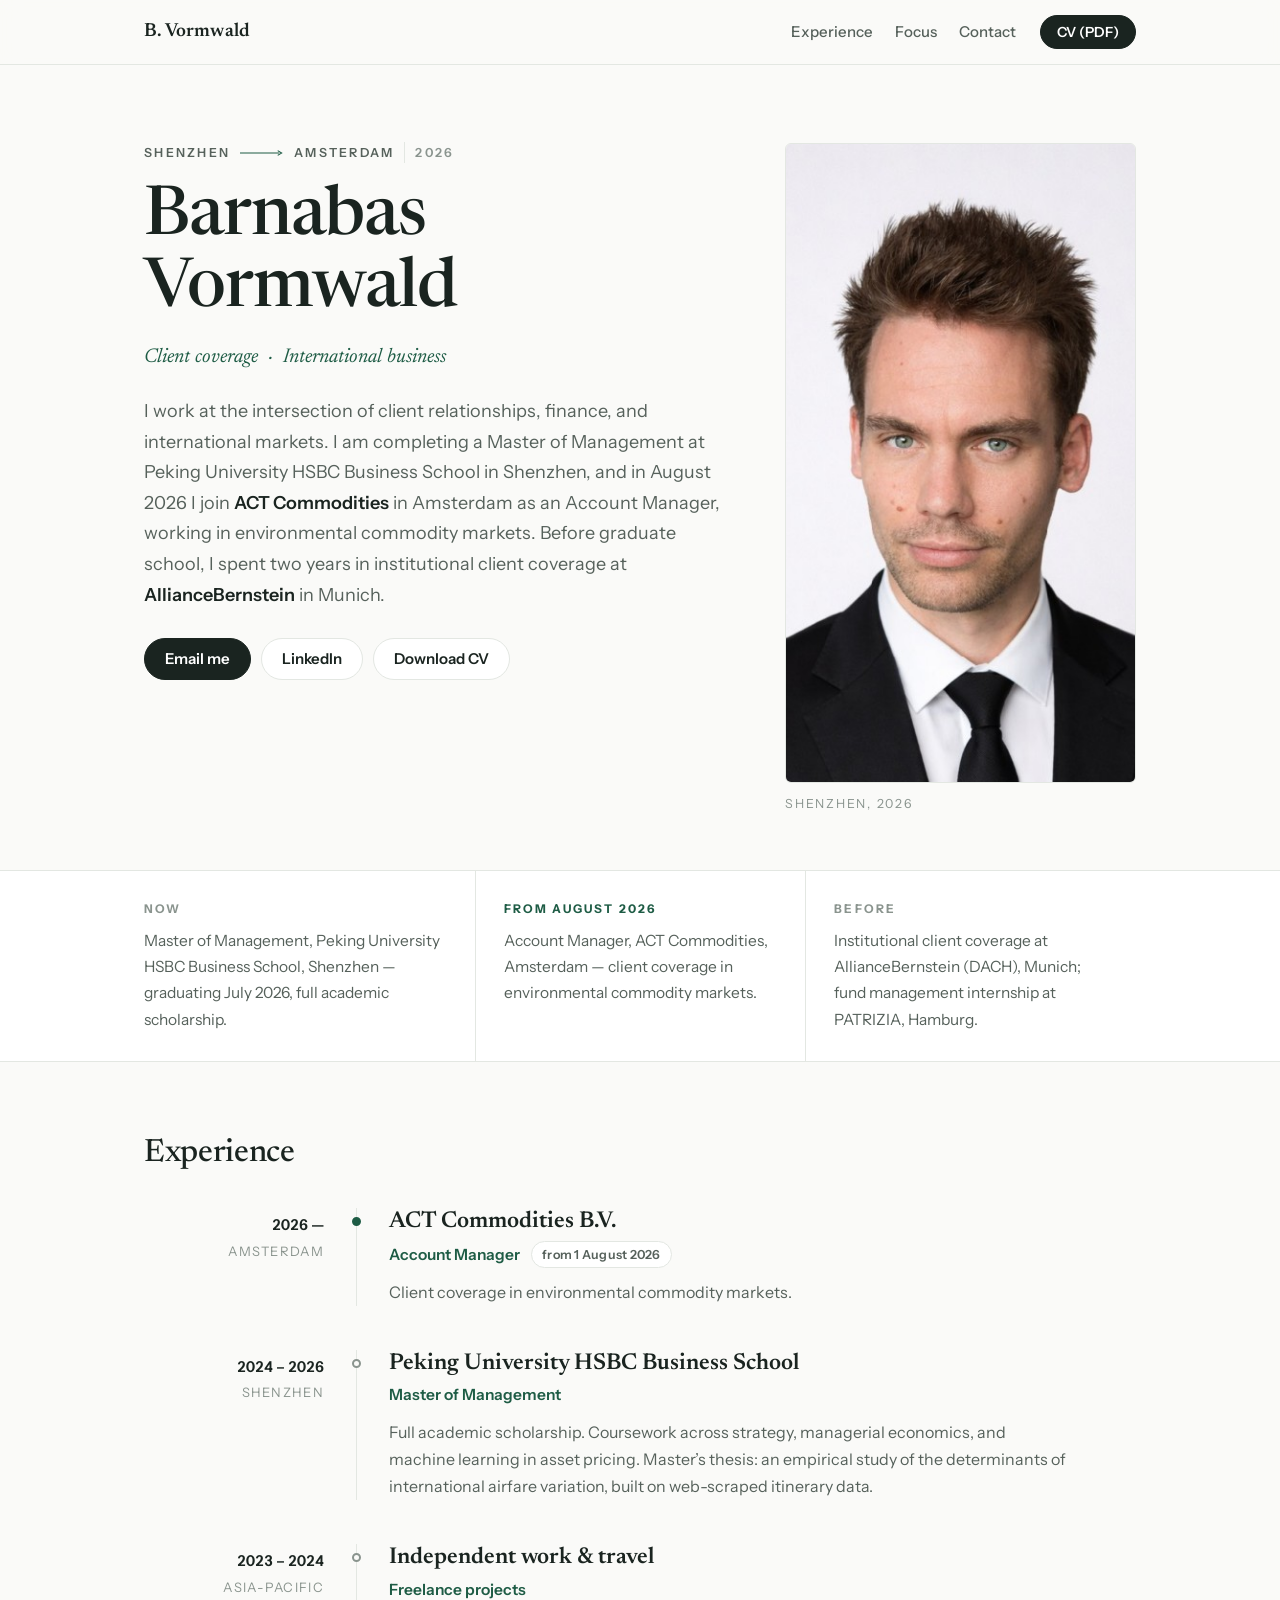
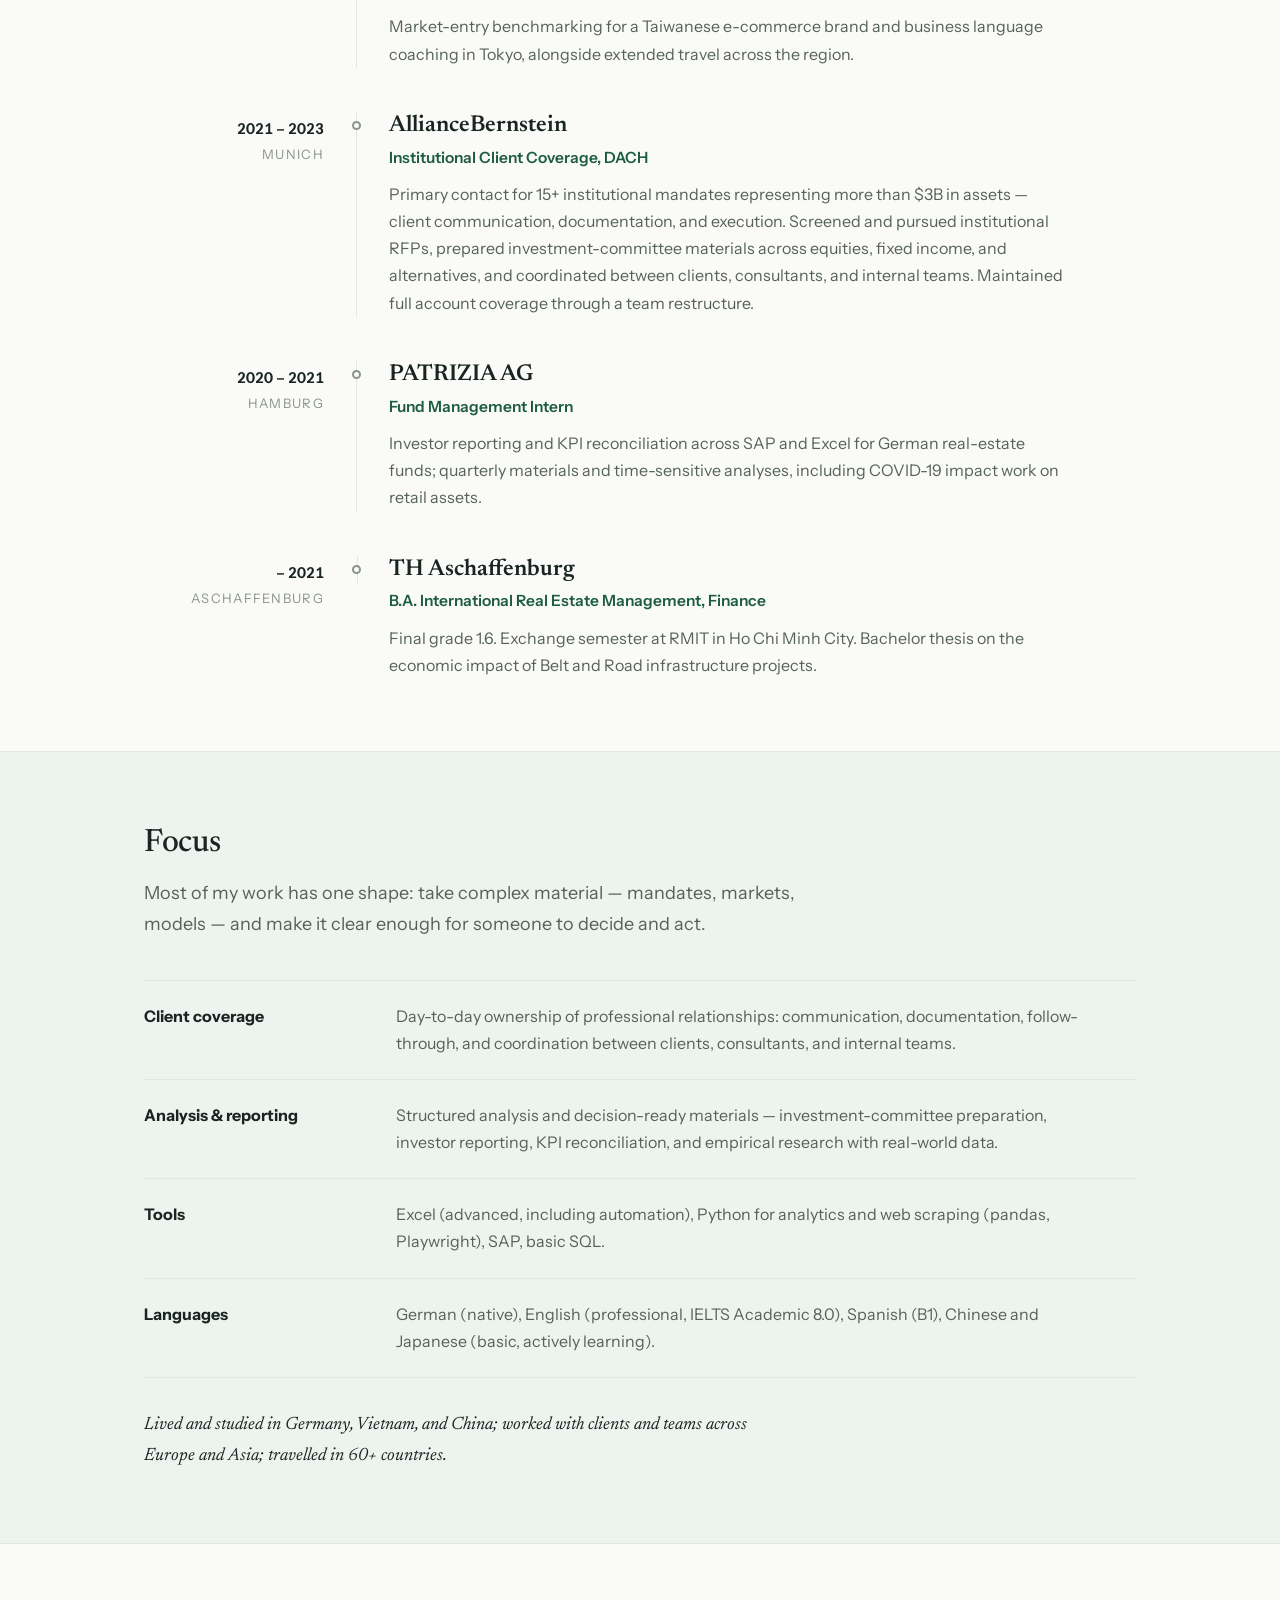
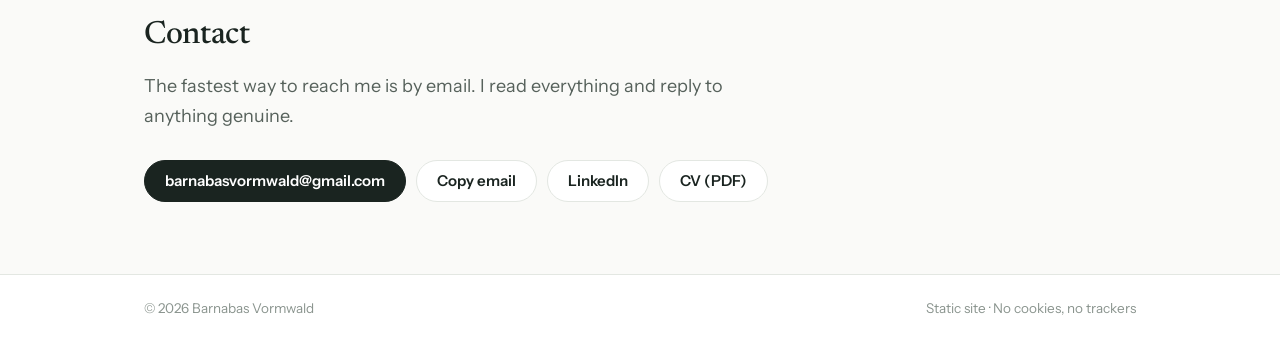
<file: index.html>
<!doctype html>
<html lang="en">
<head>
<!--
  ============================================================
  MAINTENANCE NOTES — barnabasvormwald.com
  ============================================================
  AFTER 1 AUGUST 2026, make these three edits:

  1. <meta name="description">  — change
     "joins ACT Commodities in Amsterdam as Account Manager in August 2026"
     to "is an Account Manager at ACT Commodities in Amsterdam".

  2. <meta property="og:description"> — same change as (1).

  3. Hero paragraph (search for "UPDATE-AUG-2026") — change
     "In August 2026 I join ACT Commodities in Amsterdam as an
     Account Manager" to "I work at ACT Commodities in Amsterdam
     as an Account Manager".

  The "At a glance" strip uses "From August 2026", which stays
  accurate after the start date — no edit needed there.

  Optional later: update the hero eyebrow from
  "Shenzhen → Amsterdam" to "Amsterdam" once relocated.
  ============================================================
-->
  <meta charset="utf-8" />
  <meta name="viewport" content="width=device-width, initial-scale=1" />
  <title>Barnabas Vormwald — Client Coverage &amp; International Business</title>
  <meta name="description" content="Barnabas Vormwald is a German client coverage professional. He is completing a Master of Management at Peking University HSBC Business School in Shenzhen and joins ACT Commodities in Amsterdam as Account Manager in August 2026. Formerly AllianceBernstein, DACH institutional coverage." />
  <link rel="canonical" href="https://barnabasvormwald.com/" />
  <meta name="theme-color" content="#FAFAF8" />

  <!-- Open Graph -->
  <meta property="og:type" content="profile" />
  <meta property="og:title" content="Barnabas Vormwald — Client Coverage &amp; International Business" />
  <meta property="og:description" content="German client coverage professional. M.Mgmt at PKU HSBC Business School, Shenzhen. Joins ACT Commodities in Amsterdam as Account Manager in August 2026. Formerly AllianceBernstein (DACH institutional coverage)." />
  <meta property="og:url" content="https://barnabasvormwald.com/" />
  <meta property="og:image" content="https://barnabasvormwald.com/assets/img/headshot.jpg" />
  <meta property="og:image:alt" content="Portrait of Barnabas Vormwald" />
  <meta name="twitter:card" content="summary" />
  <meta name="twitter:title" content="Barnabas Vormwald — Client Coverage &amp; International Business" />
  <meta name="twitter:description" content="German client coverage professional, moving from Shenzhen to Amsterdam in 2026." />
  <meta name="twitter:image" content="https://barnabasvormwald.com/assets/img/headshot.jpg" />

  <!-- Icons: keep your existing icon files; adjust paths if they differ -->
  <link rel="icon" href="/favicon.ico" />

  <!-- Fonts -->
  <link rel="preconnect" href="https://fonts.googleapis.com" />
  <link rel="preconnect" href="https://fonts.gstatic.com" crossorigin />
  <link href="https://fonts.googleapis.com/css2?family=Newsreader:ital,opsz,wght@0,6..72,400;0,6..72,500;0,6..72,600;1,6..72,400&family=Instrument+Sans:ital,wght@0,400;0,500;0,600;0,700;1,400&display=swap" rel="stylesheet" />

  <link rel="stylesheet" href="styles.css" />

  <!-- Structured data (kept deliberately modest) -->
  <script type="application/ld+json">
  {
    "@context": "https://schema.org",
    "@type": "Person",
    "name": "Barnabas Vormwald",
    "url": "https://barnabasvormwald.com/",
    "image": "https://barnabasvormwald.com/assets/img/headshot.jpg",
    "nationality": "German",
    "alumniOf": [
      { "@type": "CollegeOrUniversity", "name": "Peking University HSBC Business School" },
      { "@type": "CollegeOrUniversity", "name": "Technische Hochschule Aschaffenburg" }
    ],
    "knowsLanguage": ["German", "English", "Spanish", "Chinese"],
    "sameAs": ["https://www.linkedin.com/in/barnabas-vormwald-89aa57184/"]
  }
  </script>
</head>

<body>
  <a class="skip-link" href="#main">Skip to content</a>

  <header class="site-header">
    <div class="container header-inner">
      <a class="wordmark" href="#top">B. Vormwald</a>
      <nav class="site-nav" aria-label="Primary">
        <a href="#experience">Experience</a>
        <a href="#focus">Focus</a>
        <a href="#contact">Contact</a>
      </nav>
      <a class="button button-solid header-cv" href="assets/docs/BarnabasVormwald_CV.pdf" target="_blank" rel="noopener">CV (PDF)</a>
    </div>
  </header>

  <main id="main">
    <!-- ================= HERO ================= -->
    <section class="hero" id="top" aria-label="Introduction">
      <div class="container hero-grid">
        <div class="hero-text">
          <p class="route" aria-label="Shenzhen to Amsterdam, 2026">
            <span>Shenzhen</span>
            <svg class="route-arrow" viewBox="0 0 56 8" aria-hidden="true" focusable="false">
              <line x1="0" y1="4" x2="50" y2="4" />
              <path d="M48 1l5 3-5 3" fill="none" />
            </svg>
            <span>Amsterdam</span>
            <span class="route-year">2026</span>
          </p>

          <h1>Barnabas Vormwald</h1>
          <p class="role-line">Client coverage&ensp;·&ensp;International business</p>

          <!-- UPDATE-AUG-2026: see maintenance notes at top of file -->
          <p class="lead">
            I work at the intersection of client relationships, finance, and international
            markets. I am completing a Master of Management at Peking University HSBC
            Business School in Shenzhen, and in August 2026 I join
            <strong>ACT&nbsp;Commodities</strong> in Amsterdam as an Account Manager,
            working in environmental commodity markets. Before graduate school, I spent
            two years in institutional client coverage at
            <strong>AllianceBernstein</strong> in Munich.
          </p>

          <div class="hero-actions">
            <a class="button button-solid" href="mailto:barnabasvormwald@gmail.com">Email me</a>
            <a class="button" href="https://www.linkedin.com/in/barnabas-vormwald-89aa57184/" target="_blank" rel="noopener">LinkedIn</a>
            <a class="button" href="assets/docs/BarnabasVormwald_CV.pdf" target="_blank" rel="noopener">Download CV</a>
          </div>
        </div>

        <figure class="hero-photo">
          <img src="assets/img/headshot.jpg" alt="Portrait of Barnabas Vormwald" width="640" height="640" loading="eager" />
          <figcaption>Shenzhen, 2026</figcaption>
        </figure>
      </div>
    </section>

    <!-- ================= AT A GLANCE ================= -->
    <section class="glance" aria-label="At a glance">
      <div class="container glance-grid">
        <div class="glance-item">
          <h2 class="glance-label">Now</h2>
          <p>Master of Management, Peking University HSBC Business School, Shenzhen — graduating July 2026, full academic scholarship.</p>
        </div>
        <div class="glance-item">
          <h2 class="glance-label glance-label-accent">From August 2026</h2>
          <p>Account Manager, ACT&nbsp;Commodities, Amsterdam — client coverage in environmental commodity markets.</p>
        </div>
        <div class="glance-item">
          <h2 class="glance-label">Before</h2>
          <p>Institutional client coverage at AllianceBernstein (DACH), Munich; fund management internship at PATRIZIA, Hamburg.</p>
        </div>
      </div>
    </section>

    <!-- ================= EXPERIENCE ================= -->
    <section class="section" id="experience" aria-labelledby="experience-title">
      <div class="container">
        <h2 class="section-title" id="experience-title">Experience</h2>

        <ol class="timeline">
          <li class="timeline-item is-next">
            <div class="timeline-when">
              <span class="when-years">2026 —</span>
              <span class="when-place">Amsterdam</span>
            </div>
            <div class="timeline-body">
              <h3>ACT Commodities B.V.</h3>
              <p class="timeline-role">Account Manager <span class="tag">from 1 August 2026</span></p>
              <p>Client coverage in environmental commodity markets.</p>
            </div>
          </li>

          <li class="timeline-item">
            <div class="timeline-when">
              <span class="when-years">2024 – 2026</span>
              <span class="when-place">Shenzhen</span>
            </div>
            <div class="timeline-body">
              <h3>Peking University HSBC Business School</h3>
              <p class="timeline-role">Master of Management</p>
              <p>
                Full academic scholarship. Coursework across strategy, managerial
                economics, and machine learning in asset pricing. Master’s thesis: an
                empirical study of the determinants of international airfare variation,
                built on web-scraped itinerary data.
              </p>
            </div>
          </li>

          <li class="timeline-item">
            <div class="timeline-when">
              <span class="when-years">2023 – 2024</span>
              <span class="when-place">Asia-Pacific</span>
            </div>
            <div class="timeline-body">
              <h3>Independent work &amp; travel</h3>
              <p class="timeline-role">Freelance projects</p>
              <p>
                Market-entry benchmarking for a Taiwanese e-commerce brand and business
                language coaching in Tokyo, alongside extended travel across the region.
              </p>
            </div>
          </li>

          <li class="timeline-item">
            <div class="timeline-when">
              <span class="when-years">2021 – 2023</span>
              <span class="when-place">Munich</span>
            </div>
            <div class="timeline-body">
              <h3>AllianceBernstein</h3>
              <p class="timeline-role">Institutional Client Coverage, DACH</p>
              <p>
                Primary contact for 15+ institutional mandates representing more than
                $3B in assets — client communication, documentation, and execution.
                Screened and pursued institutional RFPs, prepared investment-committee
                materials across equities, fixed income, and alternatives, and
                coordinated between clients, consultants, and internal teams. Maintained
                full account coverage through a team restructure.
              </p>
            </div>
          </li>

          <li class="timeline-item">
            <div class="timeline-when">
              <span class="when-years">2020 – 2021</span>
              <span class="when-place">Hamburg</span>
            </div>
            <div class="timeline-body">
              <h3>PATRIZIA AG</h3>
              <p class="timeline-role">Fund Management Intern</p>
              <p>
                Investor reporting and KPI reconciliation across SAP and Excel for
                German real-estate funds; quarterly materials and time-sensitive
                analyses, including COVID-19 impact work on retail assets.
              </p>
            </div>
          </li>

          <li class="timeline-item">
            <div class="timeline-when">
              <span class="when-years">– 2021</span>
              <span class="when-place">Aschaffenburg</span>
            </div>
            <div class="timeline-body">
              <h3>TH Aschaffenburg</h3>
              <p class="timeline-role">B.A. International Real Estate Management, Finance</p>
              <p>
                Final grade 1.6. Exchange semester at RMIT in Ho Chi Minh City. Bachelor
                thesis on the economic impact of Belt and Road infrastructure projects.
              </p>
            </div>
          </li>
        </ol>
      </div>
    </section>

    <!-- ================= FOCUS ================= -->
    <section class="section section-tinted" id="focus" aria-labelledby="focus-title">
      <div class="container">
        <h2 class="section-title" id="focus-title">Focus</h2>
        <p class="section-intro">
          Most of my work has one shape: take complex material — mandates, markets,
          models — and make it clear enough for someone to decide and act.
        </p>

        <dl class="focus-list">
          <div class="focus-row">
            <dt>Client coverage</dt>
            <dd>
              Day-to-day ownership of professional relationships: communication,
              documentation, follow-through, and coordination between clients,
              consultants, and internal teams.
            </dd>
          </div>
          <div class="focus-row">
            <dt>Analysis &amp; reporting</dt>
            <dd>
              Structured analysis and decision-ready materials — investment-committee
              preparation, investor reporting, KPI reconciliation, and empirical
              research with real-world data.
            </dd>
          </div>
          <div class="focus-row">
            <dt>Tools</dt>
            <dd>
              Excel (advanced, including automation), Python for analytics and web
              scraping (pandas, Playwright), SAP, basic SQL.
            </dd>
          </div>
          <div class="focus-row">
            <dt>Languages</dt>
            <dd>
              German (native), English (professional, IELTS Academic 8.0), Spanish
              (B1), Chinese and Japanese (basic, actively learning).
            </dd>
          </div>
        </dl>

        <p class="international-note">
          Lived and studied in Germany, Vietnam, and China; worked with clients and
          teams across Europe and Asia; travelled in 60+ countries.
        </p>
      </div>
    </section>

    <!-- ================= CONTACT ================= -->
    <section class="section" id="contact" aria-labelledby="contact-title">
      <div class="container contact-wrap">
        <h2 class="section-title" id="contact-title">Contact</h2>
        <p class="contact-lead">
          The fastest way to reach me is by email. I read everything and reply to
          anything genuine.
        </p>
        <div class="contact-actions">
          <a class="button button-solid" href="mailto:barnabasvormwald@gmail.com">barnabasvormwald@gmail.com</a>
          <button class="button" type="button" id="copy-email" data-email="barnabasvormwald@gmail.com">Copy email</button>
          <a class="button" href="https://www.linkedin.com/in/barnabas-vormwald-89aa57184/" target="_blank" rel="noopener">LinkedIn</a>
          <a class="button" href="assets/docs/BarnabasVormwald_CV.pdf" target="_blank" rel="noopener">CV (PDF)</a>
        </div>
      </div>
    </section>
  </main>

  <footer class="site-footer">
    <div class="container footer-inner">
      <p>© <span id="year">2026</span> Barnabas Vormwald</p>
      <p>Static site · No cookies, no trackers</p>
    </div>
  </footer>

  <div class="toast" id="toast" role="status" aria-live="polite" hidden>Email copied</div>

  <script>
    document.getElementById("year").textContent = new Date().getFullYear();

    const copyBtn = document.getElementById("copy-email");
    const toast = document.getElementById("toast");
    let toastTimer;

    copyBtn.addEventListener("click", async () => {
      const email = copyBtn.dataset.email;
      try {
        await navigator.clipboard.writeText(email);
      } catch (e) {
        const ta = document.createElement("textarea");
        ta.value = email;
        document.body.appendChild(ta);
        ta.select();
        document.execCommand("copy");
        ta.remove();
      }
      toast.hidden = false;
      toast.classList.add("show");
      clearTimeout(toastTimer);
      toastTimer = setTimeout(() => {
        toast.classList.remove("show");
        toast.hidden = true;
      }, 1400);
    });
  </script>
</body>
</html>
</file>
<file: styles.css>
/* ============================================================
   barnabasvormwald.com — styles.css
   Palette: paper white / deep ink / spruce green accent
   Type:    Newsreader (display serif) + Instrument Sans (body)
   ============================================================ */

:root {
  --paper: #fafaf8;
  --surface: #ffffff;
  --ink: #1a2420;
  --muted: #56615b;
  --faint: #8a948e;
  --line: #e3e7e2;
  --accent: #1e5c45;
  --accent-soft: #edf3ef;
  --max: 1040px;
  --serif: "Newsreader", "Iowan Old Style", Georgia, serif;
  --sans: "Instrument Sans", system-ui, -apple-system, "Segoe UI", Roboto,
    Helvetica, Arial, sans-serif;
}

/* ---------- Reset & base ---------- */

*,
*::before,
*::after {
  box-sizing: border-box;
}

html {
  scroll-behavior: smooth;
}

@media (prefers-reduced-motion: reduce) {
  html {
    scroll-behavior: auto;
  }
  *,
  *::before,
  *::after {
    animation: none !important;
    transition: none !important;
  }
}

body {
  margin: 0;
  font-family: var(--sans);
  font-size: 17px;
  line-height: 1.7;
  color: var(--ink);
  background: var(--paper);
  -webkit-font-smoothing: antialiased;
  text-rendering: optimizeLegibility;
}

img {
  max-width: 100%;
  display: block;
}

a {
  color: var(--accent);
  text-decoration: none;
}

a:hover,
a:focus-visible {
  text-decoration: underline;
  text-underline-offset: 3px;
}

:focus-visible {
  outline: 2px solid var(--accent);
  outline-offset: 3px;
  border-radius: 2px;
}

.container {
  max-width: var(--max);
  margin: 0 auto;
  padding: 0 24px;
}

.skip-link {
  position: absolute;
  left: -9999px;
  top: 0;
  background: var(--ink);
  color: #fff;
  padding: 10px 16px;
  z-index: 100;
}

.skip-link:focus {
  left: 12px;
  top: 12px;
}

/* ---------- Buttons ---------- */

.button {
  display: inline-flex;
  align-items: center;
  justify-content: center;
  gap: 8px;
  padding: 11px 20px;
  border: 1px solid var(--line);
  border-radius: 999px;
  background: var(--surface);
  color: var(--ink);
  font-family: var(--sans);
  font-size: 15px;
  font-weight: 600;
  line-height: 1.2;
  cursor: pointer;
  transition: border-color 0.15s ease, background-color 0.15s ease,
    color 0.15s ease;
}

.button:hover,
.button:focus-visible {
  text-decoration: none;
  border-color: var(--accent);
  color: var(--accent);
}

.button-solid {
  background: var(--ink);
  border-color: var(--ink);
  color: #fff;
}

.button-solid:hover,
.button-solid:focus-visible {
  background: var(--accent);
  border-color: var(--accent);
  color: #fff;
}

/* ---------- Header ---------- */

.site-header {
  position: sticky;
  top: 0;
  z-index: 50;
  background: rgba(250, 250, 248, 0.88);
  backdrop-filter: blur(10px);
  border-bottom: 1px solid var(--line);
}

.header-inner {
  display: flex;
  align-items: center;
  gap: 24px;
  height: 64px;
}

.wordmark {
  font-family: var(--serif);
  font-size: 19px;
  font-weight: 600;
  color: var(--ink);
  letter-spacing: 0.01em;
}

.wordmark:hover {
  text-decoration: none;
  color: var(--accent);
}

.site-nav {
  display: flex;
  gap: 22px;
  margin-left: auto;
}

.site-nav a {
  color: var(--muted);
  font-size: 15px;
  font-weight: 500;
}

.site-nav a:hover,
.site-nav a:focus-visible {
  color: var(--ink);
  text-decoration: none;
}

.header-cv {
  padding: 8px 16px;
  font-size: 14px;
}

/* ---------- Hero ---------- */

.hero {
  padding: 72px 0 56px;
}

.hero-grid {
  display: grid;
  grid-template-columns: minmax(0, 1.25fr) minmax(240px, 0.75fr);
  gap: 56px;
  align-items: start;
}

.route {
  display: inline-flex;
  align-items: center;
  gap: 10px;
  margin: 0 0 20px;
  font-size: 12.5px;
  font-weight: 600;
  letter-spacing: 0.18em;
  text-transform: uppercase;
  color: var(--muted);
}

.route-arrow {
  width: 44px;
  height: 8px;
  stroke: var(--accent);
  stroke-width: 1.4;
}

.route-year {
  color: var(--faint);
  border-left: 1px solid var(--line);
  padding-left: 10px;
}

.hero h1 {
  margin: 0;
  font-family: var(--serif);
  font-size: clamp(42px, 6.5vw, 68px);
  font-weight: 500;
  line-height: 1.05;
  letter-spacing: -0.015em;
}

.role-line {
  margin: 14px 0 0;
  font-family: var(--serif);
  font-style: italic;
  font-size: 20px;
  color: var(--accent);
}

.lead {
  margin: 22px 0 0;
  max-width: 58ch;
  font-size: 18px;
  color: var(--muted);
}

.lead strong {
  color: var(--ink);
  font-weight: 600;
}

.hero-actions {
  display: flex;
  flex-wrap: wrap;
  gap: 10px;
  margin-top: 28px;
}

.hero-photo {
  margin: 6px 0 0;
}

.hero-photo img {
  width: 100%;
  aspect-ratio: 1 / 1.08;
  object-fit: cover;
  border-radius: 6px;
  border: 1px solid var(--line);
}

.hero-photo figcaption {
  margin-top: 10px;
  font-size: 12.5px;
  letter-spacing: 0.14em;
  text-transform: uppercase;
  color: var(--faint);
}

/* ---------- At a glance ---------- */

.glance {
  border-top: 1px solid var(--line);
  border-bottom: 1px solid var(--line);
  background: var(--surface);
}

.glance-grid {
  display: grid;
  grid-template-columns: repeat(3, 1fr);
}

.glance-item {
  padding: 28px 28px 28px 0;
}

.glance-item + .glance-item {
  padding-left: 28px;
  border-left: 1px solid var(--line);
}

.glance-label {
  margin: 0 0 8px;
  font-size: 12px;
  font-weight: 700;
  letter-spacing: 0.18em;
  text-transform: uppercase;
  color: var(--faint);
}

.glance-label-accent {
  color: var(--accent);
}

.glance-item p {
  margin: 0;
  font-size: 15.5px;
  color: var(--muted);
}

/* ---------- Sections ---------- */

.section {
  padding: 72px 0;
}

.section-tinted {
  background: var(--accent-soft);
  border-top: 1px solid var(--line);
  border-bottom: 1px solid var(--line);
}

.section-title {
  margin: 0 0 36px;
  font-family: var(--serif);
  font-size: 32px;
  font-weight: 500;
  letter-spacing: -0.01em;
  line-height: 1.2;
}

.section-intro {
  max-width: 58ch;
  margin: -20px 0 40px;
  font-size: 18px;
  color: var(--muted);
}

/* ---------- Timeline ---------- */

.timeline {
  list-style: none;
  margin: 0;
  padding: 0;
}

.timeline-item {
  display: grid;
  grid-template-columns: 180px 1fr;
  gap: 32px;
  position: relative;
  padding: 0 0 44px 0;
}

.timeline-item:last-child {
  padding-bottom: 0;
}

/* vertical rule + marker */
.timeline-body {
  position: relative;
  padding-left: 32px;
  border-left: 1px solid var(--line);
}

.timeline-item:last-child .timeline-body {
  border-left-color: transparent;
  background: linear-gradient(to bottom, var(--line) 0, var(--line) 28px, transparent 28px)
    left top / 1px 100% no-repeat;
}

.timeline-body::before {
  content: "";
  position: absolute;
  left: -5px;
  top: 9px;
  width: 9px;
  height: 9px;
  border-radius: 50%;
  background: var(--paper);
  border: 2px solid var(--faint);
}

.timeline-item.is-next .timeline-body::before {
  border-color: var(--accent);
  background: var(--accent);
}

.timeline-when {
  text-align: right;
  padding-top: 4px;
}

.when-years {
  display: block;
  font-size: 15px;
  font-weight: 600;
  font-variant-numeric: tabular-nums;
  color: var(--ink);
}

.when-place {
  display: block;
  margin-top: 2px;
  font-size: 13px;
  letter-spacing: 0.1em;
  text-transform: uppercase;
  color: var(--faint);
}

.timeline-body h3 {
  margin: 0;
  font-family: var(--serif);
  font-size: 23px;
  font-weight: 600;
  line-height: 1.25;
}

.timeline-role {
  margin: 4px 0 10px;
  font-size: 15.5px;
  font-weight: 600;
  color: var(--accent);
}

.timeline-body p:not(.timeline-role) {
  margin: 0;
  max-width: 62ch;
  font-size: 16px;
  color: var(--muted);
}

.tag {
  display: inline-block;
  margin-left: 8px;
  padding: 2px 10px;
  border: 1px solid var(--line);
  border-radius: 999px;
  background: var(--surface);
  font-size: 12.5px;
  font-weight: 600;
  letter-spacing: 0.02em;
  color: var(--muted);
  vertical-align: 1px;
}

/* ---------- Focus ---------- */

.focus-list {
  margin: 0;
  border-top: 1px solid var(--line);
}

.focus-row {
  display: grid;
  grid-template-columns: 220px 1fr;
  gap: 32px;
  padding: 22px 0;
  border-bottom: 1px solid var(--line);
}

.focus-row dt {
  font-weight: 700;
  font-size: 16px;
}

.focus-row dd {
  margin: 0;
  max-width: 62ch;
  color: var(--muted);
  font-size: 16px;
}

.international-note {
  margin: 32px 0 0;
  max-width: 62ch;
  font-family: var(--serif);
  font-style: italic;
  font-size: 18px;
  color: var(--ink);
}

/* ---------- Contact ---------- */

.contact-wrap {
  text-align: left;
}

.contact-lead {
  margin: -20px 0 28px;
  max-width: 52ch;
  font-size: 18px;
  color: var(--muted);
}

.contact-actions {
  display: flex;
  flex-wrap: wrap;
  gap: 10px;
}

/* ---------- Footer ---------- */

.site-footer {
  border-top: 1px solid var(--line);
  background: var(--surface);
}

.footer-inner {
  display: flex;
  justify-content: space-between;
  gap: 12px;
  padding: 22px 24px;
  font-size: 13.5px;
  color: var(--faint);
}

.footer-inner p {
  margin: 0;
}

/* ---------- Toast ---------- */

.toast {
  position: fixed;
  left: 50%;
  bottom: 24px;
  transform: translateX(-50%) translateY(6px);
  background: var(--ink);
  color: #fff;
  font-size: 14px;
  font-weight: 600;
  padding: 10px 18px;
  border-radius: 999px;
  opacity: 0;
  pointer-events: none;
  transition: opacity 0.2s ease, transform 0.2s ease;
  z-index: 200;
}

.toast.show {
  opacity: 1;
  transform: translateX(-50%) translateY(0);
}

/* ============================================================
   Responsive
   ============================================================ */

@media (max-width: 900px) {
  .hero {
    padding: 48px 0 40px;
  }

  .hero-grid {
    grid-template-columns: 1fr;
    gap: 36px;
  }

  .hero-photo {
    order: -1;
    max-width: 300px;
  }

  .glance-grid {
    grid-template-columns: 1fr;
  }

  .glance-item {
    padding: 22px 0;
  }

  .glance-item + .glance-item {
    padding-left: 0;
    border-left: none;
    border-top: 1px solid var(--line);
  }

  .timeline-item {
    grid-template-columns: 1fr;
    gap: 0;
    padding-bottom: 36px;
  }

  .timeline-when {
    text-align: left;
    padding-left: 32px;
    padding-top: 0;
    padding-bottom: 6px;
    border-left: 1px solid var(--line);
  }

  .timeline-item:last-child .timeline-when {
    border-left-color: var(--line);
  }

  .when-years,
  .when-place {
    display: inline;
  }

  .when-place {
    margin-left: 10px;
  }

  .focus-row {
    grid-template-columns: 1fr;
    gap: 6px;
  }
}

@media (max-width: 560px) {
  body {
    font-size: 16px;
  }

  .site-nav {
    display: none;
  }

  .header-inner {
    justify-content: space-between;
  }

  .section {
    padding: 52px 0;
  }

  .section-title {
    font-size: 27px;
    margin-bottom: 28px;
  }

  .lead,
  .section-intro,
  .contact-lead {
    font-size: 16.5px;
  }

  .hero-actions .button,
  .contact-actions .button {
    flex: 1 1 auto;
  }

  .footer-inner {
    flex-direction: column;
    gap: 4px;
  }
     }
</file>
